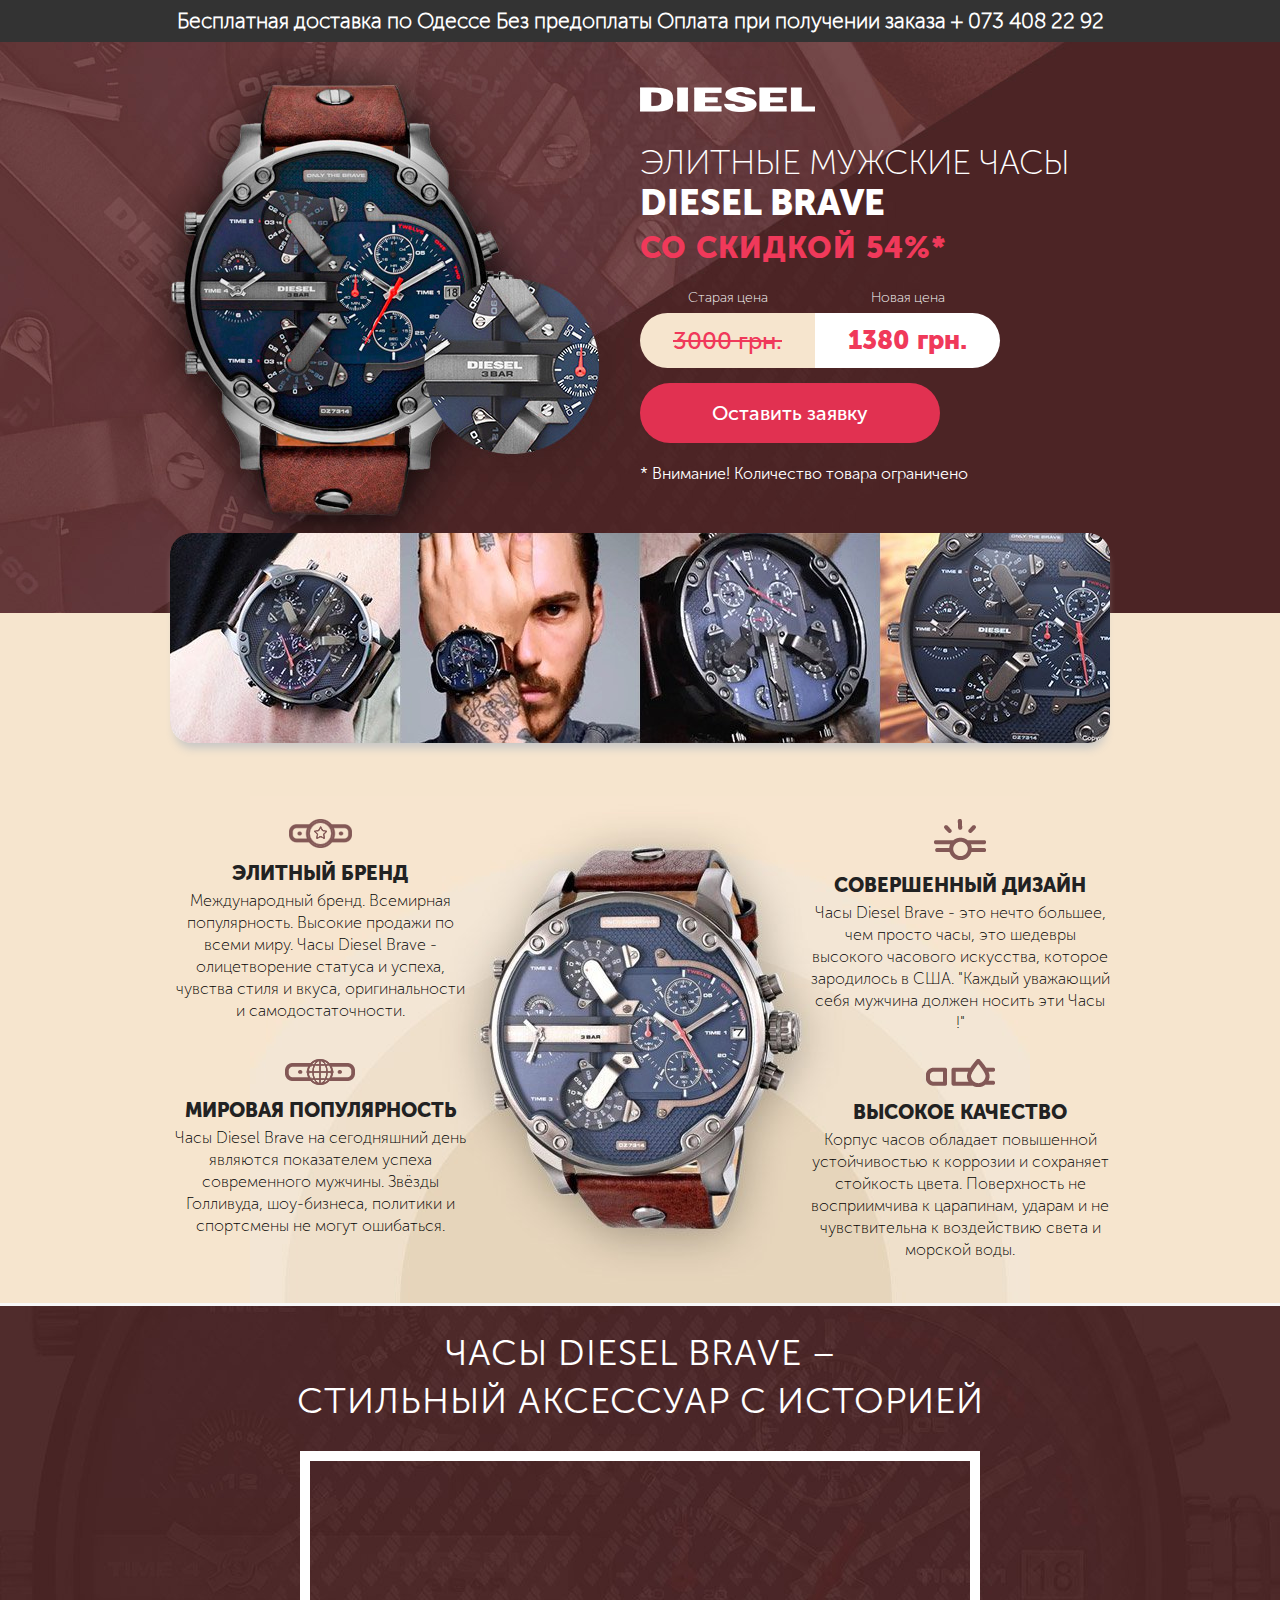
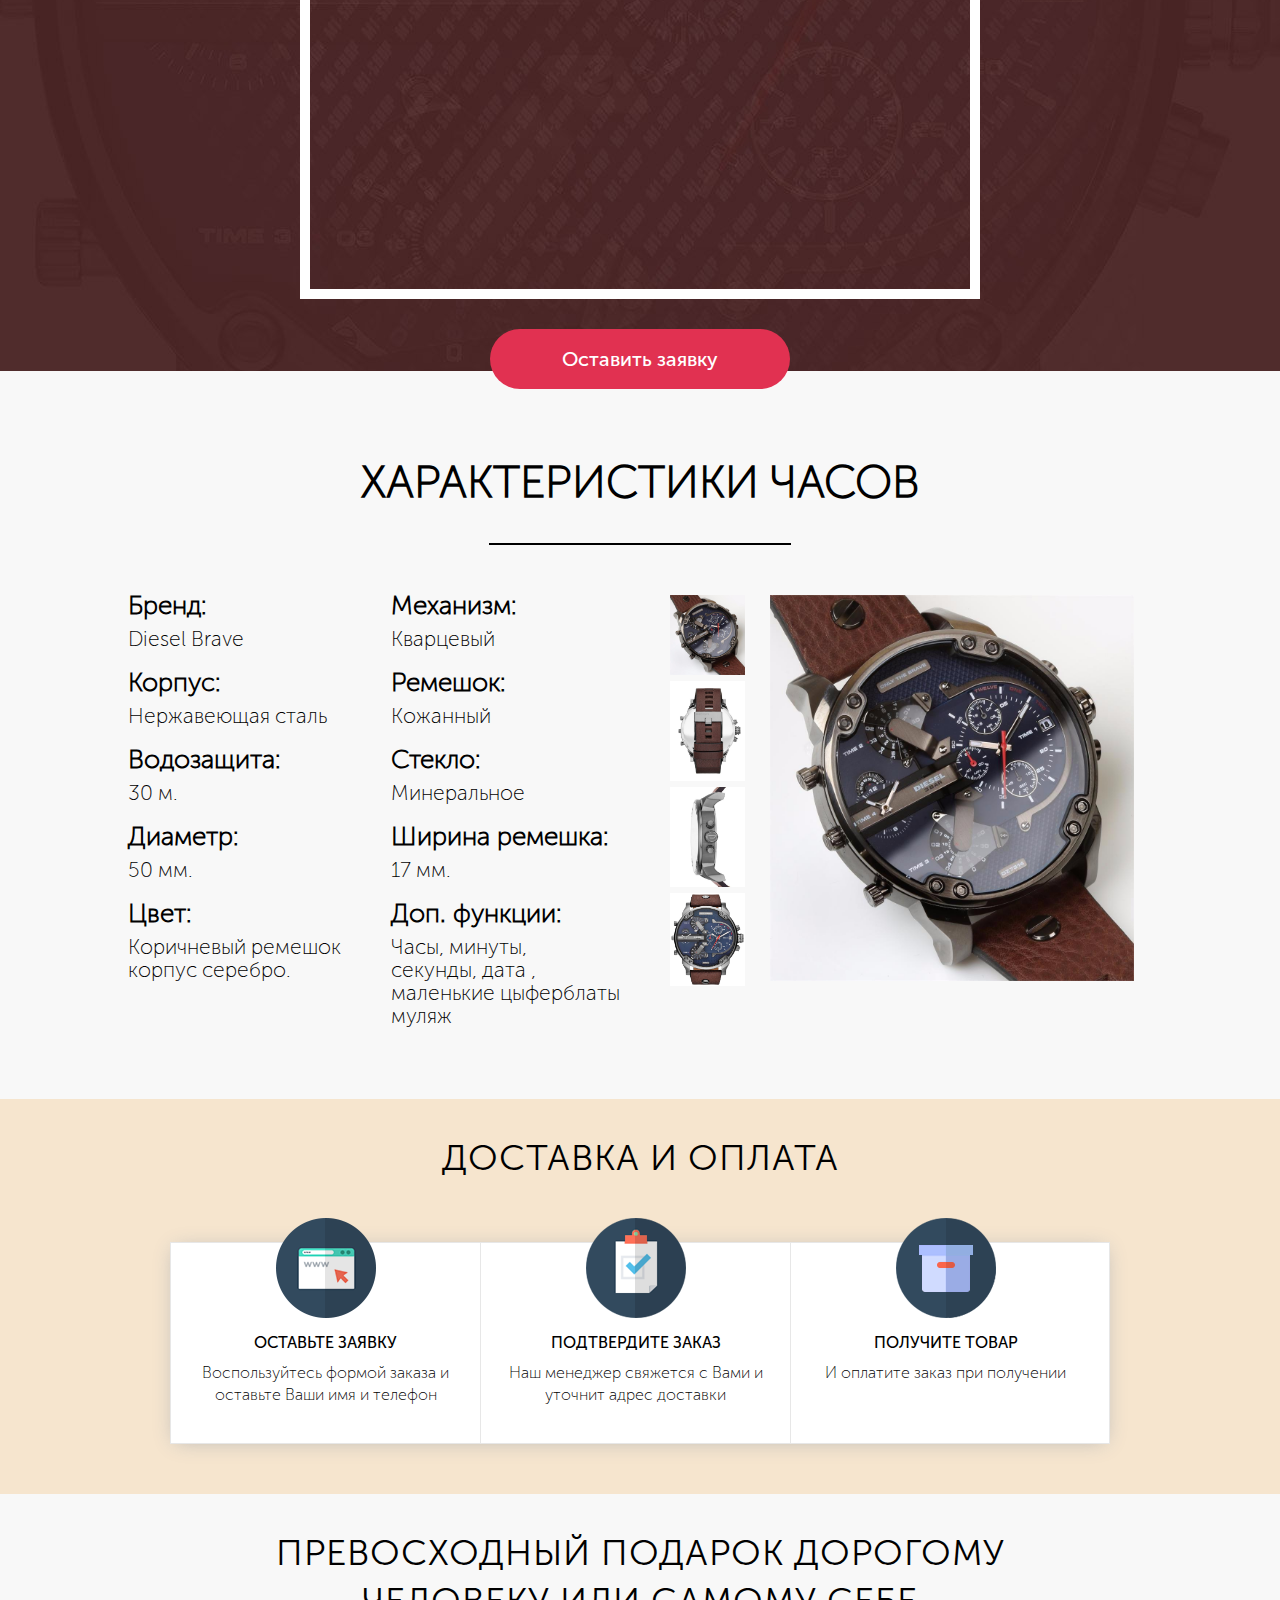
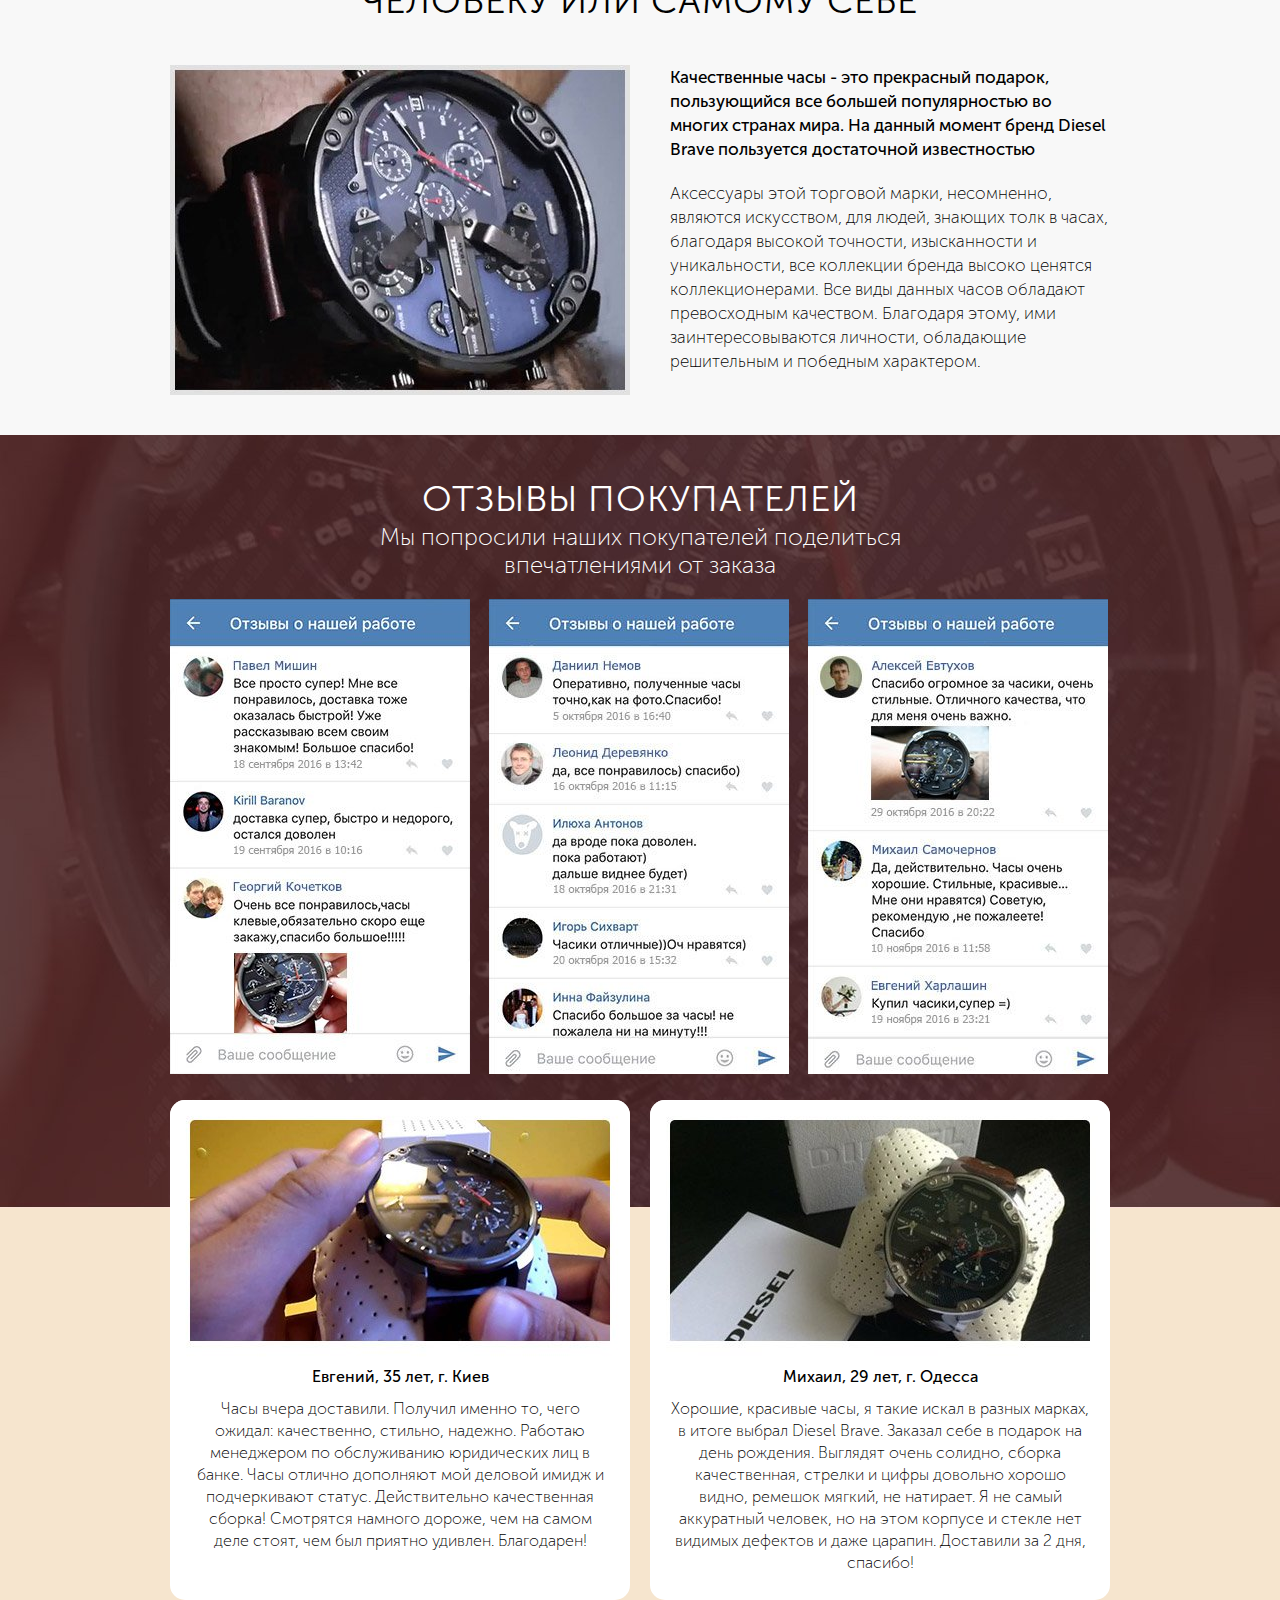
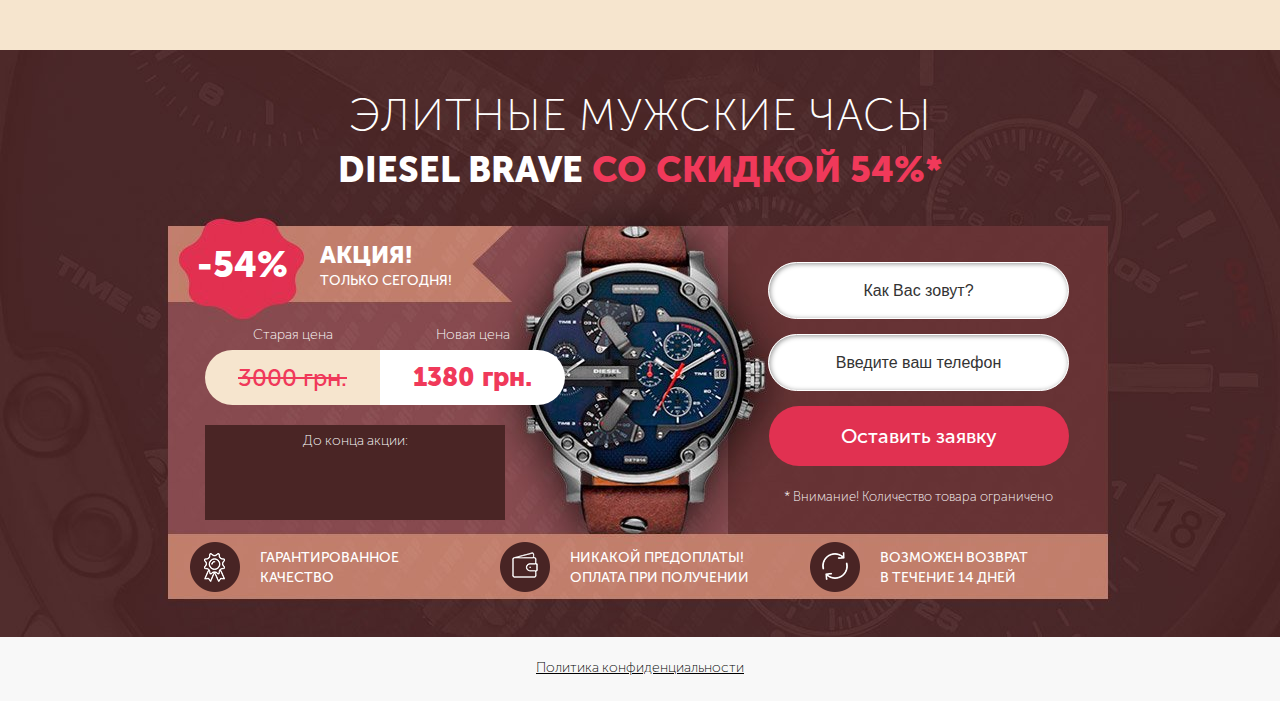
<file: index.html>
<!DOCTYPE html>
<html>
<head>
    <meta http-equiv="Content-Type" content="text/html; charset=utf-8" />
    
    <title>Diesel Brave - Элитные мужские наручные часы</title>
    <meta name="keywords" content="Diesel Brave купить, часы Diesel Brave купить, часы купить копия">
    <meta name="description" content="Оригинальные мужские часы Diesel Brave, Купить элитные мужские часы, Новые модели, Цены и отзывы"> 
    <meta name="viewport" content="width=device-width, initial-scale=1.0">
    <link rel="shortcut icon" href="favicon.ico" type="image/x-icon">
    <link rel="icon" href="favicon.ico" type="image/x-icon">

    <link media="all" href="./css/main.css?ver=0.003" rel="stylesheet" type="text/css" />
    <link media="all" href="./css/timer.css" rel="stylesheet" type="text/css" />

    
        



</head>
    <body>
	<style type="text/css">
	
	</style>
<div class="top_line">
	Бесплатная доставка по Одессе Без предоплаты Оплата при получении заказа <span>+ 073 408 22 92</span>


	
</div>
        <div class="b1">

        <div class="section">
            <div class="right">
                <img alt="Diesel Brave" title="Diesel Brave" class="logo" src="./img/logo.png">
                <h1 class="upp ms100 white">Элитные мужские часы <br>
                <span class="ms900">Diesel Brave</span>
                </h1><!-- endzeit_____ -->
                <h2 class="upp red ms900">Со  скидкой 54%*</h2>
                <div class="price white center">
                    <div class="old">
                        <p>Старая цена</p>
                        <p class="older ms500 red">3000 грн.</p>
                    </div>
                    <div class="new">
                        <p>Новая цена</p>
                        <p class="newer ms900 red">1380 грн.</p>
                    </div>
                </div>
                <a href="#openModal" class="button white center ms500">Оставить заявку</a>
                <p class="ms300 white">* Внимание! Количество товара ограничено</p>
            </div>
        </div>
    </div>    
    <div class="b2">
        <div class="section center">
            <img alt="Diesel Brave" title="Diesel Brave" src="./img/img-1.jpg" class="img-1">
            <div class="clear-fix">
                <ul class="left">
                    <li>
                        <img alt="Diesel Brave" title="Diesel Brave" src="./img/b2_1.png">
                        <h3 class="upp ms900">ЭЛИТНЫЙ БРЕНД</h3>
                        <p>Международный бренд. Всемирная популярность. Высокие продажи по всеми миру. Часы Diesel Brave - олицетворение статуса и успеха, чувства стиля и вкуса, оригинальности и самодостаточности. </p>
                    </li>
                    <li>
                        <img alt="Diesel Brave" title="Diesel Brave" src="./img/b2_2.png">
                        <h3 class="upp ms900">МИРОВАЯ ПОПУЛЯРНОСТЬ</h3>
                        <p>Часы Diesel Brave на сегодняшний день являются показателем успеха современного мужчины. Звёзды Голливуда, шоу-бизнеса, политики и спортсмены не могут ошибаться. </p>
                    </li>
                </ul>
                <ul class="right">
                    <li>
                        <img alt="Diesel Brave" title="Diesel Brave" src="./img/b2_3.png">
                        <h3 class="upp ms900">СОВЕРШЕННЫЙ ДИЗАЙН</h3>
                        <p>Часы Diesel Brave - это нечто большее, чем просто часы, это шедевры высокого часового искусства, которое зародилось в США. "Каждый уважающий себя мужчина должен носить эти Часы !"</p>
                    </li>
                    <li>
                        <img alt="Diesel Brave" title="Diesel Brave" src="./img/b2_4.png">
                        <h3 class="upp ms900">Высокое качество</h3>
                        <p>Корпус часов обладает повышенной устойчивостью к коррозии и сохраняет стойкость цвета. Поверхность не восприимчива к царапинам, ударам и не чувствительна к воздействию света и морской воды.</p>
                    </li>
                </ul>
            </div>
        </div>
    </div> 
    <div class="b3">
        <div class="section center">  
            <h2 class="upp white">Часы Diesel Brave – <br>стильный аксессуар с историей</h2><!-- michael-k90 -->
            <div class="intrinsic-container">
                <iframe style="" src="https://www.youtube.com/embed/HGHClmUcIOY?rel=0&amp;controls=0&amp;showinfo=0" frameborder="0" allowfullscreen></iframe>    
            </div>
            <a href="#openModal" class="button white center ms500">Оставить заявку</a>
        </div>
    </div> 

	
	
	<div class="har clear-fix">
		<div class="tit">
			ХАРАКТЕРИСТИКИ ЧАСОВ
		</div>
		<div class="bline"></div>
	   <div class="clear-fix">
    		<div class="left">
    			<ul class="first">
    				<li>Бренд: <br/><span>Diesel Brave</span></li>
    				<li>Корпус: <br/><span>Нержавеющая сталь</span></li>
    				<li>Водозащита: <br/><span>30 м.</span></li>
    				<li>Диаметр: <br/><span>50 мм.</span></li>
    				<li>Цвет: <br/><span>Коричневый ремешок<br/>корпус серебро.</span></li>
    			
    			</ul>
    		</div>
    		
    		<div class="left">
    			<ul>
    				<li>Механизм: <br/><span>Кварцевый</span></li>
    				<li>Ремешок: <br/><span>Кожанный</span></li>
    				<li>Стекло: <br/><span>Минеральное</span></li>
    				<li>Ширина ремешка: <br/><span>17 мм.</span></li>
    				<li>Доп. функции: <br/><span>Часы, минуты,<br/> секунды, дата ,<br/>маленькие цыферблаты<br/>муляж</span></li>
    				
    			
    			</ul>
    		</div>
    		
    		<div class="left_slid">
    			<div class="slid">
    				<div class="s_l">
    					<img class="s_img" src="slide/1.jpg">
    					<img class="s_img" src="slide/2.jpg">
    					<img class="s_img" src="slide/3.jpg">
    					<img class="s_img" src="slide/4.jpg">
    				</div>
    				<div class="b_l">
    					<img class="o_img" src="slide/1.jpg"/>
    				</div>
    			
    			</div>
    	
    		</div>
	   </div>
	
	
	</div>
	<div class="myclear"></div>
	
	
	
	
	
	
    <div class="b4">
        <div class="section center black">  
            <h2 class="upp">Доставка и оплата</h2>
            <ul>
                <li>
                    <img alt="Diesel Brave" title="Diesel Brave" src="./img/b4_1.png">
                    <h3 class="upp ms500">Оставьте заявку</h3>
                    <p>Воспользуйтесь формой заказа и оставьте Ваши имя и телефон</p>
                </li>
                <li class="center">
                    <img alt="Diesel Brave" title="Diesel Brave" src="./img/b4_2.png">
                    <h3 class="upp ms500">Подтвердите заказ</h3>
                    <p>Наш менеджер свяжется с Вами и уточнит адрес доставки</p>
                </li>
                <li>
                    <img alt="Diesel Brave" title="Diesel Brave" src="./img/b4_3.png">
                    <h3 class="upp ms500">Получите товар</h3>
                    <p> И оплатите заказ при получении</p>
                </li>
            </ul>
        </div>
    </div>
    <div class="b5">
        <div class="section black">  
            <h2 class="upp center">Превосходный подарок дорогому <br>человеку или самому себе</h2>
            
            <div class="text">
                <img alt="Diesel Brave" title="Diesel Brave" src="./img/img-2.jpg">
                <p class="ms500">Качественные часы - это прекрасный подарок, пользующийся все большей популярностью во многих странах мира. На данный момент бренд Diesel Brave пользуется достаточной известностью</p>
                <p>Аксессуары этой торговой марки, несомненно, являются искусством, для людей, знающих толк в часах, благодаря высокой точности, изысканности и уникальности, все коллекции бренда высоко ценятся коллекционерами. Все виды данных часов обладают превосходным качеством. Благодаря этому, ими заинтересовываются личности, обладающие решительным и победным характером.</p>
            </div>    
        </div>
    </div>
    <div class="b6">
        <div class="section black">  
            <h2 class="upp center white">Отзывы покупателей</h2>
            <h3 class="center white">Мы попросили наших покупателей поделиться <br>впечатлениями от заказа</h3>
            <img alt="Diesel Brave" title="Diesel Brave" src="./img/o1.jpg">
            <img alt="Diesel Brave" title="Diesel Brave" class="center" src="./img/o2.jpg">
            <img alt="Diesel Brave" title="Diesel Brave" src="./img/o3.jpg">
            
            <div class="rev_min rev_min_mar">
                <img alt="Diesel Brave" title="Diesel Brave" class="rev2" src="./img/rev-min1.jpg">
                <p class="ms500 center">Евгений, 35 лет, г. Киев</p>
                <p class="center">Часы вчера доставили. Получил именно то, чего ожидал: качественно, стильно, надежно. Работаю менеджером по обслуживанию юридических лиц в банке. Часы отлично дополняют мой деловой имидж и подчеркивают статус. Действительно качественная сборка! Смотрятся намного дороже, чем на самом деле стоят, чем был приятно удивлен. Благодарен!</p>
            </div>
            <div class="rev_min">
                <img alt="Diesel Brave" title="Diesel Brave" class="rev2" src="./img/rev-min2.jpg">
                <p class="ms500 center">Михаил, 29 лет, г. Одесса</p>
                <p class="center">Хорошие, красивые часы, я такие искал в разных марках, в итоге выбрал Diesel Brave. Заказал  себе в подарок на день рождения. Выглядят очень солидно, сборка качественная, стрелки и цифры довольно хорошо видно, ремешок мягкий, не натирает. Я не самый аккуратный человек, но на этом корпусе и стекле нет видимых дефектов и даже царапин.  Доставили за 2 дня, спасибо!</p>
            </div>
        </div>
    </div>    
    <div class="b7">
        <div class="section white">  
            <h2 class="ms100 upp center">Элитные мужские часы</h2>
            <h3 class="ms900 upp center">Diesel brave <span class="red">Со скидкой 54%*</span></h3><!-- bizlife_inc -->
            <div class="top">
                <div class="left">
                    <div class="sale">
                        <p class="percent ms900">-54%</p>
                        <p class="text upp ms900">Акция! <br><span class="ms500">только сегодня!</span></p>
                    </div>
                    <div class="price white center">
                        <div class="old">
                            <p>Старая цена</p>
                            <p class="older ms500 red">3000 грн.</p>
                        </div>
                        <div class="new">
                            <p>Новая цена</p>
                            <p class="newer ms900 red">1380 грн.</p>
                        </div>
                    </div>
                    <div class="timer">
                        <p class="center">До конца акции:</p>
                        <!--<div class="countbox"></div>-->
						<script src="js/timer.js"></script>				
                    </div>    
                </div>
                <form class="center" action="core/send.php" method="post" onsubmit="if(this.name.value==''){alert('Введите Ваше имя!');return false}if(this.phone.value==''){alert('Введите Ваш номер телефона!');return false}return true;">
                    <input name="name" type="text" placeholder="Как Вас зовут?">
                    <input name="phone" type="text" placeholder="Введите ваш телефон">
                    <button class="white center ms500">Оставить заявку</button>
                    <p class="f13">* Внимание! Количество товара ограничено</p>
                </form> 
            </div>
            <ul class="bot clear-fix">
                <li>
                    <img alt="Diesel Brave" title="Diesel Brave" src="./img/b7_1.png">
                    <p class="upp ms500">Гарантированное <br>качество</p>
                </li>
                <li>
                    <img alt="Diesel Brave" title="Diesel Brave" src="./img/b7_2.png">
                    <p class="upp ms500">Никакой предоплаты! <br>оплата при получении</p>
                </li>
                <li>
                    <img alt="Diesel Brave" title="Diesel Brave" src="./img/b7_3.png">
                    <p class="upp ms500">возможен Возврат <br>в течение 14 дней</p>
                </li>
            </ul>
        </div>
    </div> 
    <div class="b8">
        <div class="section vlack center">
            <p><a href="politics.html">Политика конфиденциальности</a></p>
        </div>
    </div>        
<div id="openModal" class="modalDialog">
    <div class="clear-fix">
        <a href="#close" title="Close" class="close">×</a>
        <div class="top">
            <h2 class="ms100 upp center white">Закажите элитные мужские часы</h2>
            <h3 class="ms900 upp center white">diesel brave <span class="red">Со скидкой 54%*</span></h3><!-- owmen17 -->
        </div>
        <div class="left center">
            <img alt="Diesel Brave" title="Diesel Brave" src="./img/watch-min.png">
             <div class="price white center">
                <div class="old">
                    <p>Старая цена</p>
                    <p class="older ms500 red">3000 грн.</p>
                    </div>
                <div class="new">
                    <p>Новая цена</p>
                    <p class="newer ms900 red">1380 грн.</p>
                </div>
            </div>
        </div>    
        <div class="right center">
            <h2 class="ms900 upp">Заполните форму и получите <br>скидку 54% прямо сейчас</h2>
            <form action="core/send.php" method="post" onsubmit="if(this.name.value==''){alert('Введите Ваше имя!');return false}if(this.phone.value==''){alert('Введите Ваш номер телефона!');return false}return true;">
                <input type="text" name="name" placeholder="Как Вас зовут?" required="">
                <input type="text" name="phone" placeholder="Введите телефон" required="">
                <button class="upp white bold">Заказать</button>
            </form>
        </div>    
   </div>
</div>
<div class="basket">
    <img src="img/basket.png" alt="">
    <div class="text">
        <h4>Маргарита Ковальчук </h4>
        <h6>г. Днепропетровск</h6>
        <p>только что заказал(а) DIESEL BRAVE  (1 шт.)  на 1380 грн.</p>
    </div>
    
</div>
<!-- <script src="http://ajax.googleapis.com/ajax/libs/jquery/1/jquery.min.js"></script> -->

                <style>
                    .m1modal{ display:none !important;}
                </style>
                
        <script src="js/jquery.js" type="text/javascript"></script>
        <script src="js/plugins.js" type="text/javascript"></script>
         <script>
            var obj =[
                {
                    name: 'Дарья Воробей',
                    city: 'г. Одесса'
                },
                {
                    name: 'Сергей Сербиненко ',
                    city: 'г. Николаев'
                },
                 {
                    name: 'Александра Кравченко ',
                    city: 'г. Одесса'
                },
                 {
                    name: 'Мария Прокопенко ',
                    city: 'г. Киев'
                },
                 {
                    name: 'Мария Полищук ',
                    city: 'г. Одесса'
                }
            ]; 
            var counter = 0;
            var speed = 5000;
            $(document).ready(function(){
               
                setInterval(function() { 
                    if($('.basket').css('opacity') === '1'){
                      
                        $('.basket').css('opacity', '0');
                                            
                    } else{
                        counter++;
                        if(counter === obj.length){
                            counter = 0;
                        }
                        $('.basket h4').text(obj[counter].name)
                        $('.basket h6').text(obj[counter].city)   
                        $('.basket').css('opacity', '1');             
                    }
                }, speed);

            })

            </script>
        
                <script src="http://static.best-gooods.ru/js/popup-m1.js?v=4" type="text/javascript"></script>

                <script type="text/javascript">
                $(function(){
                    M1.initComebacker(3000);
                    var M1Text = {
                        'validation_name': 'Укажите корректные ФИО.',
                        'validation_phone1': 'Номер телефона может содержать только цифры, символы "+", "-", "(", ")" и пробелы.',
                        'validation_phone2': 'В вашем телефоне слишком мало цифр.',
                        'comebacker_text': 'ВНИМАНИЕ'
                    };
                    M1.validateAndSendForm(false, M1Text);
                });
                </script>
    <script>
            $(".s_img").click(function(){
                img = $(this).attr("src");
                $(".o_img").attr("src",img);
            });
            </script>

           
    <!-- Yandex.Metrika counter --> <script type="text/javascript"> (function (d, w, c) { (w[c] = w[c] || []).push(function() { try { w.yaCounter44542777 = new Ya.Metrika({ id:44542777, clickmap:true, trackLinks:true, accurateTrackBounce:true, webvisor:true, trackHash:true }); } catch(e) { } }); var n = d.getElementsByTagName("script")[0], s = d.createElement("script"), f = function () { n.parentNode.insertBefore(s, n); }; s.type = "text/javascript"; s.async = true; s.src = "https://mc.yandex.ru/metrika/watch.js"; if (w.opera == "[object Opera]") { d.addEventListener("DOMContentLoaded", f, false); } else { f(); } })(document, window, "yandex_metrika_callbacks"); </script> <noscript><div><img src="https://mc.yandex.ru/watch/44542777" style="position:absolute; left:-9999px;" alt="" /></div></noscript> <!-- /Yandex.Metrika counter -->
    <script>
      (function(i,s,o,g,r,a,m){i['GoogleAnalyticsObject']=r;i[r]=i[r]||function(){
      (i[r].q=i[r].q||[]).push(arguments)},i[r].l=1*new Date();a=s.createElement(o),
      m=s.getElementsByTagName(o)[0];a.async=1;a.src=g;m.parentNode.insertBefore(a,m)
      })(window,document,'script','https://www.google-analytics.com/analytics.js','ga');

      ga('create', 'UA-98481905-1', 'auto');
      ga('send', 'pageview');

    </script>


    </body>
</html>
</file>
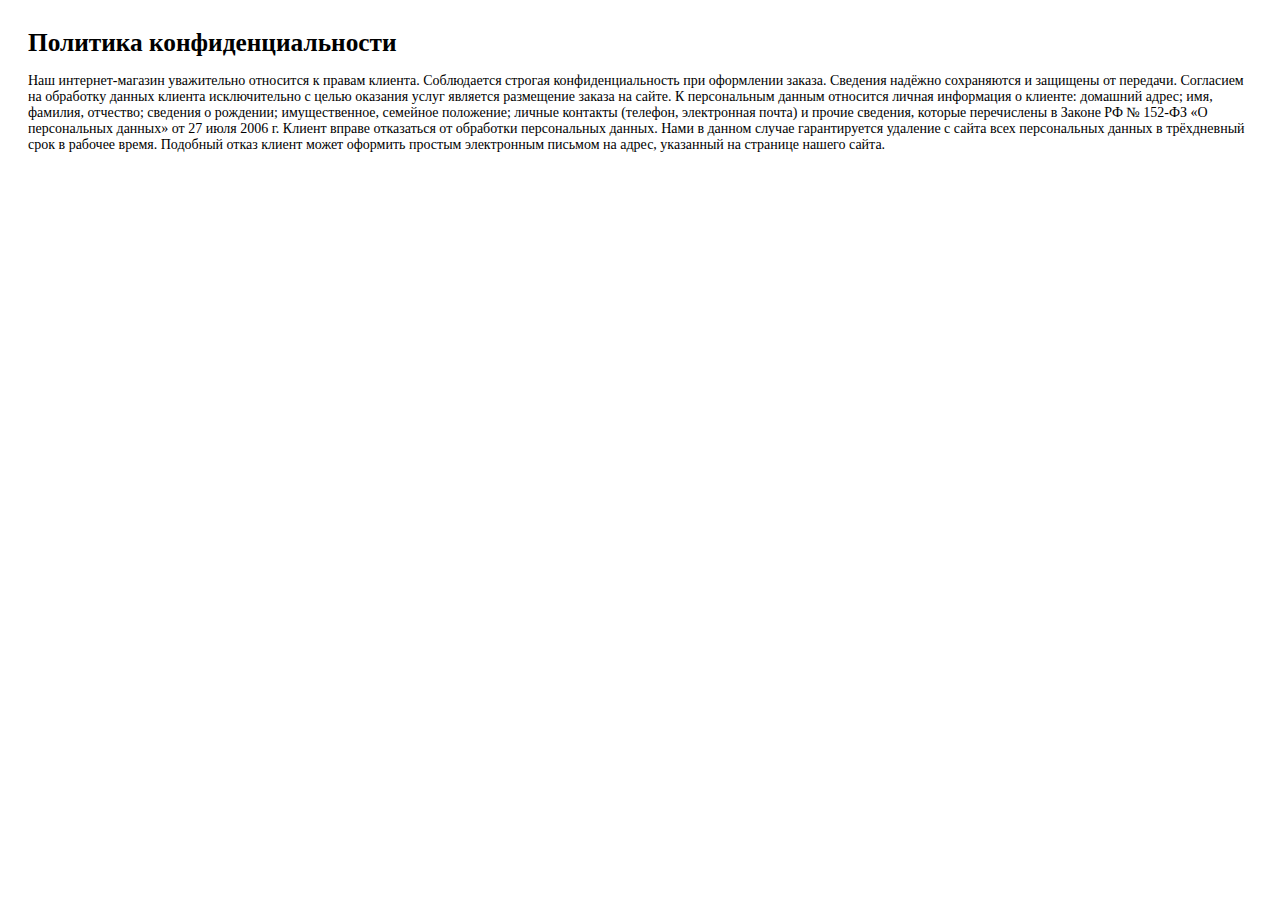
<file: politics.html>
<html>
<head>
<meta charset="UTF-8" />
</head>
<body>
<div style="padding: 20px; font-size: 14px;font-family: 'PT Sans';">
	<h1 style="font-family: 'PT Sans'; padding: 0; margin: 0; margin-bottom: 16px; font-size:19pt; font-weight: bold;">Политика конфиденциальности</h1>
		
Наш интернет-магазин уважительно относится к правам клиента. Соблюдается строгая конфиденциальность при оформлении заказа. Сведения надёжно сохраняются и защищены от передачи.

Согласием на обработку данных клиента исключительно с целью оказания услуг является размещение заказа на сайте.

К персональным данным относится личная информация о клиенте: домашний адрес; имя, фамилия, отчество; сведения о рождении; имущественное, семейное положение; личные контакты (телефон, электронная почта) и прочие сведения, которые перечислены в Законе РФ № 152-ФЗ «О персональных данных» от 27 июля 2006 г.

Клиент вправе отказаться от обработки персональных данных. Нами в данном случае гарантируется удаление с сайта всех персональных данных в трёхдневный срок в рабочее время. Подобный отказ клиент может оформить простым электронным письмом на адрес, указанный на странице нашего сайта.
</body>
</html>
</file>
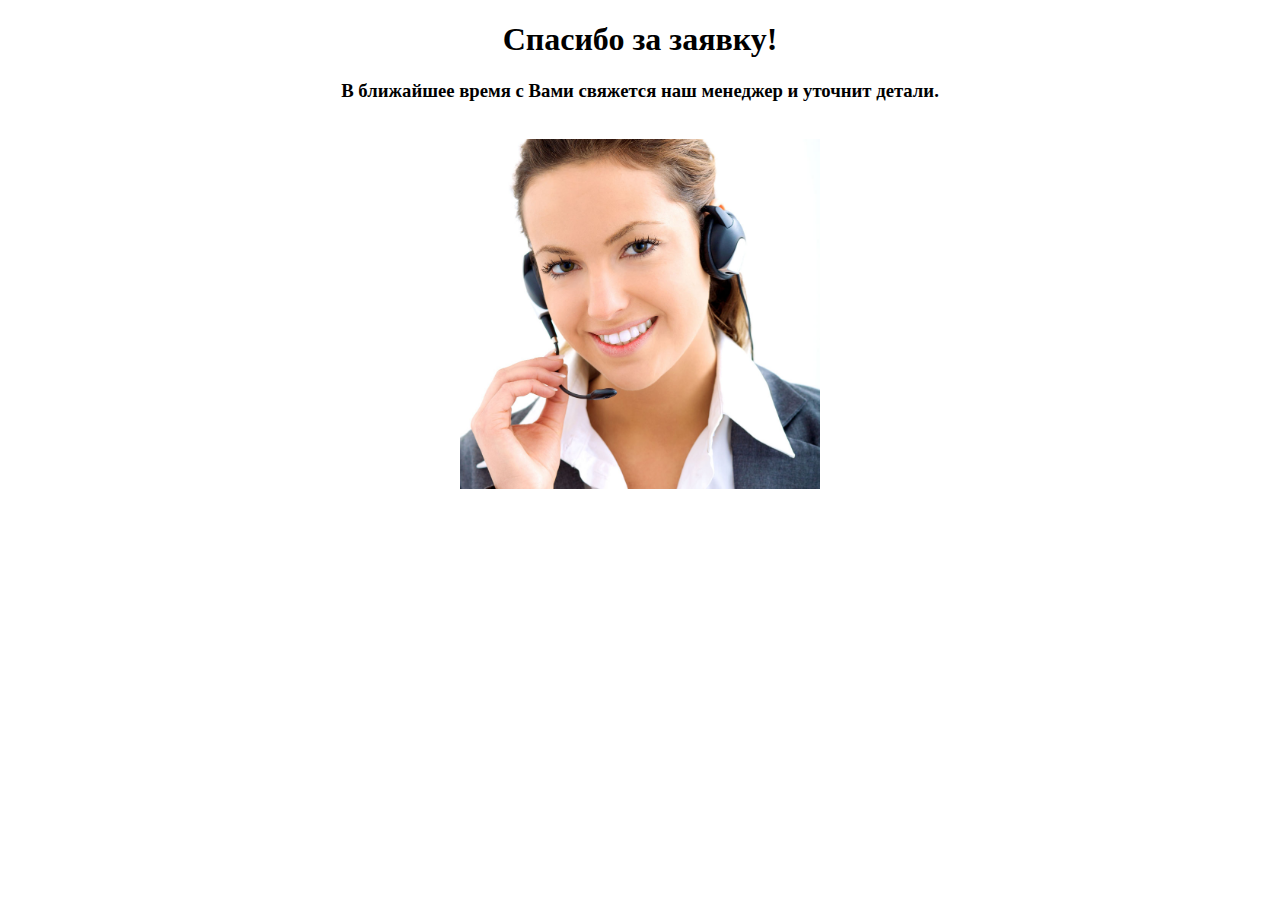
<file: core/good.html>
<!DOCTYPE html PUBLIC "-//W3C//DTD HTML 4.01 Transitional//EN" "http://www.w3.org/TR/html4/loose.dtd">
<!-- saved from url=(0025)http://gtsmart.ru/thanks/ -->
<html><head><meta http-equiv="Content-Type" content="text/html; charset=UTF-8">

<title>Спасибо за заказ!</title>
</head>
<body>
<h1><center>Спасибо за заявку!</center></h1>
			<h3><center>В ближайшее время с Вами свяжется наш менеджер и уточнит детали.</center></h3><br>
			<center><img src="./Спасибо за заказ!_files/123.jpg" height="350px" alt=""></center>
			
			
<!-- Yandex.Metrika counter --> <script type="text/javascript"> (function (d, w, c) { (w[c] = w[c] || []).push(function() { try { w.yaCounter44542777 = new Ya.Metrika({ id:44542777, clickmap:true, trackLinks:true, accurateTrackBounce:true, webvisor:true, trackHash:true }); } catch(e) { } }); var n = d.getElementsByTagName("script")[0], s = d.createElement("script"), f = function () { n.parentNode.insertBefore(s, n); }; s.type = "text/javascript"; s.async = true; s.src = "https://mc.yandex.ru/metrika/watch.js"; if (w.opera == "[object Opera]") { d.addEventListener("DOMContentLoaded", f, false); } else { f(); } })(document, window, "yandex_metrika_callbacks"); </script> <noscript><div><img src="https://mc.yandex.ru/watch/44542777" style="position:absolute; left:-9999px;" alt="" /></div></noscript> <!-- /Yandex.Metrika counter -->
    <script>
      (function(i,s,o,g,r,a,m){i['GoogleAnalyticsObject']=r;i[r]=i[r]||function(){
      (i[r].q=i[r].q||[]).push(arguments)},i[r].l=1*new Date();a=s.createElement(o),
      m=s.getElementsByTagName(o)[0];a.async=1;a.src=g;m.parentNode.insertBefore(a,m)
      })(window,document,'script','https://www.google-analytics.com/analytics.js','ga');

      ga('create', 'UA-98481905-1', 'auto');
      ga('send', 'pageview');

    </script>
<script>
	ga('send', 'event', 'Заявка', 'Diesel', 'Заявка на форму');
	yaCounter44542777.reachGoal('Заявка');
</script>
</body></html>
</file>
<file: css/main.css>
html, body, div, span, applet, object, iframe,
h1, h2, h3, h4, h5, h6, p, blockquote, pre,
a, abbr, acronym, address, big, cite, code,
del, dfn, em, img, ins, kbd, q, s, samp,
small, strike, strong, sub, sup, tt, var,
b, u, i, center,
dl, dt, dd, ol, ul, li,
fieldset, form, label, legend,
table, caption, tbody, tfoot, thead, tr, th, td,
article, aside, canvas, details, embed, 
figure, figcaption, footer, header, hgroup, 
menu, nav, output, ruby, section, summary,
time, mark, audio, video {
    margin: 0;
    padding: 0;
    border: 0;
    font-size: 100%;
    font: inherit;
    vertical-align: baseline;
}
/* HTML5 display-role reset for older browsers */
article, aside, details, figcaption, figure, 
footer, header, hgroup, menu, nav, section {
    display: block;
}
html{
    -ms-text-size-adjust: 100%;
    -webkit-text-size-adjust: 100%;
}
@font-face {
    font-family: 'ms100';
    src: url('../fonts/MuseoSansCyrl.otf');
    font-weight: normal;
    font-style: normal;
}
.ms100 {
    font-family: 'ms100';
}
@font-face {
    font-family: 'ms300';
    src: url('../fonts/MuseoSansCyrl_5.otf');
    font-weight: normal;
    font-style: normal;
}
.ms300 {
    font-family: 'ms300';
}
@font-face {
    font-family: 'ms500';
    src: url('../fonts/MuseoSansCyrl_6.otf');
    font-weight: normal;
    font-style: normal;
}
.ms500 {
    font-family: 'ms500';
}
@font-face {
    font-family: 'ms900';
    src: url('../fonts/MuseoSansCyrl_8.otf');
    font-weight: normal;
    font-style: normal;
}
.ms900 {
    font-family: 'ms900';
}
body {
    font-size: 16px;
    line-height: 22px;
    font-family: 'ms100', sans-serif;
    -webkit-box-sizing: border-box;
    -moz-box-sizing: border-box;
    box-sizing: border-box;
    background: #f8f8f8;
    color: #000;
    position: relative;
    min-width: 960px;
}
p {
   
}
ol, ul {
    list-style: none;
}
blockquote, q {
    quotes: none;
}
blockquote:before, blockquote:after,
q:before, q:after {
    content: '';
    content: none;
}
table {
    border-collapse: collapse;
    border-spacing: 0;
}
img {
    max-width: 100%;
}
.center {
    text-align: center;
}
/*Site settings*/
/* owmen17 */
input::-webkit-input-placeholder { color: #333; }
input::-moz-placeholder { color: #333; }

.upp {
    text-transform: uppercase;
}

.white {
    color: #fff;
}
.black {
    color: #000;
}
.red {
    color: #f0395a;
}
.ser {
    color: #acb7c2;
}

.section {
    position: relative;
    padding: 0px 10px;
    margin: 0 auto;
    width: 940px;
}
h2 {
    font-family: 'ms300';
    font-size: 36px;
    line-height: 48px;
    letter-spacing: 1px;
}

.b1 {
    height: 571px;
    background: url(../img/b1.jpg) center top no-repeat, url(../img/b1.jpg) center bottom no-repeat;
}
.b1 .right {
    float: right;
    width: 470px;
}
img.logo {
    padding: 45px 0 25px;
}
.b1 h1 {
    font-size: 34px;
    line-height: 40px;
}
.b1 h1 span {
    font-size: 36px;
}
.b1 h2 {
    font-size: 30px;
    padding-bottom: 15px;
}
.b1 .price {
    overflow: hidden;
}
.price .old {
    float:left;
    font-size: 14px;
}
.price .old .older {
    text-decoration: line-through;
    background: #f6e5ce;
    font-size: 24px;
    line-height: 55px;
    height: 55px;
    padding: 0 33px;
    border-radius: 28px 0 0 28px;
    margin-top: 4px;
}
.price .new {
    float:left;
    font-size: 14px;
}
.price .new .newer {
    background: #fff;
    font-size: 26px;
    line-height: 55px;
    height: 55px;
    padding: 0 33px;
    border-radius: 0 28px 28px 0;
    margin-top: 4px;
}
.b1 a.button {
    margin: 15px 0 20px;
}
a.button {
    display: block;
    background: #e13151;
    font-size: 20px;
    line-height: 60px;
    height: 60px;
    text-decoration: none;
    width: 300px;
    border-radius: 30px;
}
a.button:hover {
    background: #ea4764;
}
a.button:active {
    background: #de1338;
}

.b2 {
    background: url(../img/b2.jpg) center bottom no-repeat #f6e5ce;
    height: 690px;
}
img.img-1 {
    margin: -80px auto 20px;
    border-radius: 22px;
    box-shadow: 0px 10px 10px -5px #c6c6c6;
}
.b2 h3 {
    color: #222;
    font-size: 20px;
    padding: 8px 0 6px;
}
.b2 ul {
   width: 300px; 
   padding-top: 50px;
}
.b2 ul.left {
    float:left;
}
.b2 ul.right {
    float:right;
}
.b2 ul li {
    padding-bottom: 25px;
    height: 215px;
}

.b3 {
    background: url(../img/b3.jpg) center bottom no-repeat;
    height: 668px;
}
.b3 a {
    margin: 30px auto 0;
}
.b3 h2 {
    padding: 26px 0;
}
.b4 {
    background: #f6e5ce;
    padding-bottom: 50px;
    overflow: hidden;
}/* after_qbici */
.b4 h2 {
    padding: 35px 0;
}
.b4 ul {
    margin-top: 25px;
    background: #fff;
    border: 1px solid #e7e7e7;
    display: block;
    width: 938px;
    height: 200px;
    box-shadow: 0px 2px 20px -5px #b5b5b5;
}
.b4 ul li {
    float:left;
    width: 279px;
    padding: 0 15px 20px;
    height: 180px;
}
.b4 ul li.center {
    border-left: 1px solid #e7e7e7;
    border-right: 1px solid #e7e7e7;
}

.b4 ul li img {
    margin-top: -25px;
}
.b4 ul li h3 {
    padding: 8px 0 8px;
}

.b5 {
    padding-bottom: 40px;
    overflow: hidden;
}
.b5 h2 {
    padding: 35px 0;
}
.b5 img {
    float:left;
    margin-right: 40px;
}
.b5 .text {
    margin-top: 5px;
   
}/* endzeit_____ */
.b5 .text p {
    font-size: 17px;
    line-height: 24px;
    padding-bottom: 20px;
}

.b6 {
    background: url(../img/b6.jpg) center top no-repeat #f6e5ce;
    overflow: hidden;/* michael-k90 */
}
.b6 h2 {
    padding: 40px 0 0;
}
.b6 h3 {
    font-size: 24px;
    line-height: 28px;
    padding-bottom: 20px;
}
.b6 img.center {
    padding: 0 15px;
}
.b6 .rev {
    background: #fff;
    margin: 20px 0 20px;
    padding: 10px;
    border-radius: 15px;
}
img.rev1 {
    display: block;
    margin: 0 auto 15px;
}
img.rev1_1 {
    float: left;
    margin: 0 30px 0 20px;
}
.b6 .rev p {
    padding: 0 20px 5px 170px;
}
.b6 .rev_min {
    background: #fff;
    margin: 20px 0 50px;
    border-radius: 15px;
    width: 460px;
    float:left;
    padding: 0 0 20px;
    min-height: 480px;
}
.b6 .rev_min img {
    border-radius: 15px;
}
.b6 .rev_min p {
    padding: 5px 20px;
}
.b6 .rev_min_mar {
    margin-right: 20px;
}
img.rev2 {
    display: block;
    margin: 0 auto 0px;
}
.b7 {
    background: url(../img/b7.jpg) center top no-repeat;
    height: 588px;
}
.b7 h2 {
    padding-top: 35px;
    font-size: 44px;
    line-height: 60px;
}
.b7 h3 {
    font-size: 36px;
    line-height: 50px;
}
.b7 .top {
    overflow: hidden;
    height: 310px;
    margin-top: 32px;
}
.b7 .left {
    width: 400px;
    float:left;
}
.b7 .left .sale {
    height: 75px;
}
.b7 .left .sale p.percent {
    font-size: 36px;
    display: block;
    float: left;
    padding-left: 27px;
    line-height: 75px;
}
.b7 .left .sale p.text {
    font-size: 24px;
    padding: 17px 0 0 150px;
}
.b7 .left .sale p.text span {
    font-size: 14px;/* bizlife_inc */
}
.b7 .price {
    overflow: hidden;
    margin: 22px 0 0 35px;
}
.timer {
    background: #4a2525;
    margin: 20px 0 0 35px;
    padding: 5px 0;
    width: 300px;
    height: 85px;
}
.timer p {
    font-size: 14px;
    padding-bottom: 5px;
}
form {

}
form input {
    outline: none;
    border: 1px solid #fff;
    width: 259px;
    height: 35px;
    text-align: center;
    font-size: 16px;
    display: block;
    margin: 0 auto 15px;
    padding: 10px 20px;
    border-radius: 30px;
    box-shadow: inset 1px 1px 5px #949494;
}
form input:focus {
    box-shadow: inset 1px 1px 10px #424242;
}
form button {
    margin: 15px auto 20px;
}
form button {
    border: 0;
    cursor: pointer;
    outline: none;
    display: block;
    background: #e13151;
    font-size: 20px;
    line-height: 58px;
    height: 60px;
    text-decoration: none;
    width: 300px;
    border-radius: 30px;
}
form button:hover {/* owmen17 */
    background: #ea4764;
}
form button:active {
    background: #de1338;
}
.b7 form {
    float: right;
    width: 383px;
    padding-top: 35px;
}
p.f13 {
    font-size: 13px;
}
ul.bot {
    padding-top: 5px;
}
ul.bot li {
    width: 310px;
    float:left;
}
ul.bot li img {
    float: left;
    margin-left: 20px;
    margin-right: 20px;
}
ul.bot li p {
    padding-top: 6px;
    font-size: 14px;
    line-height: 20px;
}

.b8 {
    padding: 24px 0 22px;
}
.b8 p {
    font-size: 14px;
    margin-top: -5px;
}
.b8 p a {
    color: #000;
}


.modalDialog {
    position: fixed;
    top: 0;
    right: 0;
    bottom: 0;
    left: 0;
    background: rgba(0, 0, 0, 0.8);
    z-index: 99999;
    opacity:0;
    pointer-events: none;
}
.modalDialog:target {
    opacity:1;
    pointer-events: auto;
}
.modalDialog > div {
    width: 780px;
    height: 403px;
    background: url(../img/popup.jpg) center top no-repeat;
    position: relative;
    margin: 5% auto;
    border-radius: 10px;
}
.close {
    color: #bababa;
    line-height: 34px;
    position: absolute;
    right: 9px;
    text-align: center;
    top: 6px;
    width: 34px;
    text-decoration: none;
    font-weight: bold;
    font-size: 46px;
    font-family: Arial, Helvetica, sans-serif;
}
.close:hover {
    opacity: 0.8;
}
.modalDialog .top {
    height: 102px;
}
.modalDialog h2 {
    font-size: 24px;
    padding: 10px 0 0;
}
.modalDialog h3 {
    font-size: 30px;
}
.modalDialog .left {
    float: left;
    width: 390px;
}
.modalDialog .left img {
    display: block;
    margin: 0 auto;
}
.modalDialog .price {
    margin: -26px 0 0 0;
    overflow: hidden;
    display: inline-block;
}
.modalDialog .price .old p {
    text-align: left;
}
.modalDialog .price .new p {
    text-align: right;
}
.modalDialog .right {
	float: left;
	width: 390px;
}
.modalDialog .right h2 {
    padding: 20px 0 18px;
    font-size: 18px;
    line-height: 20px;
    color: #243955;
}

.top_line{
        background: #333;
    color: #fff;
    padding: 10px;
    font-size: 21px;
    text-align: center;
    font-weight: bold;
}
.top_line img{
    margin: -7px 0 -6px 0;
}
.har{
    width: 1024px;
    margin: 0 auto;
    padding-top: 50px;
}
.har .tit{
    text-align: center;
    font-size: 45px;
    font-weight: bold;
    padding: 50px;
}
.har .left{
    float: left;
    margin-right: 50px;
}
.har .left ul{
    padding: 50px 0;
}
.har .left ul li{
    font-weight: bold;
    font-size: 26px;
    margin: 0 0 32px 0;
}
.har .left ul li span{
    font-weight: normal;
    font-size: 21px;
    position: relative;
    top: 10px;
}
.myclear{
clear:both;
}

.left_slid{
    float: left;
width: 470px;
margin-top:50px;
}
.slid{

}
.slid .s_l{
    width: 100px;
float: left;
}
.slid .s_l img{
    width: 75px;
}
.slid .s_l img:hover{
    cursor:pointer;
}

.slid .b_l{
    float: left;
width: 364px;
}
.slid .b_l img{

}
.bline{
    border: 1px solid;
    width: 300px;
    margin: 0 auto;
}

.intrinsic-container {
  position: relative;
  max-width: 660px;
  height: 0;
  overflow: hidden;
  border:10px solid #fff;
}
 
/* 16x9 Aspect Ratio */
.intrinsic-container{
  padding-bottom: 45.5%;
  margin: 0 auto 20px;
}

.intrinsic-container iframe {
  position: absolute;
  top:0;
  left: 0;
  width: 100%;
  height: 100%;
  
}  
@media (max-width: 960px){
    html{
        overflow-x: hidden;
    }
    body {
        width: 100%;
        min-width: initial;
    }
    .top_line{
        line-height: 1.4;
        font-size: 20px;
    }
}
@media (max-width: 384px){
    .top_line{
        font-size: 20px;
    }
/*    .top_line span{
        font-size: 36px;
         line-height: 1;
    }*/
}
@media (max-width: 960px){
    .section{
        width: initial;
    }

    .b1{
        background-size: cover
    }
    .b1 .right {
         /*float: initial; */
         width: initial; 
         
    }
}
@media (max-width: 500px){
    .b1{
        height: auto;
        background-position: 30% -40px, 74% bottom;
        background-size: initial;
    }
    .b1 .right{
        float: initial;
        padding-top: 300px;
        padding-bottom: 100px
    }
    img.logo {
        padding: 45px 0 0px;
    }
    .b1 h1{
        font-size: 25px;
    }
    .price .old .older,
    .price .new .newer{
        padding: 0 20px
    }
}
@media (max-width: 336px){
    .price .old .older, .price .new .newer{
        font-size: 20px;
    }
}
@media (max-width: 900px){
    .clear-fix:after,
    .clear-fix:before{
        display: table;
        clear: both;
        content: '';
    }
    .b2{
        height: auto;
        background-size: 400px;
        padding-bottom: 200px;
    }
    .b2 .right,
    .b2 .left {
        width: 50%;
        padding: 0 15px;
        box-sizing: border-box;
         /*float: initial; */
         /*width: initial; */
    }
}
@media (max-width: 620px){
    .b2 ul li{
        height: 250px
    }
    img.img-1 {
        margin: -55px auto 20px;}
}
@media (max-width: 508px){
    .b2{
        height: auto;
        background-size: 350px;
        padding-bottom: 200px;
    }
    .b2 ul li{
        height: auto;
    }
    .b2 .right,
    .b2 .left {
        width: 100%;
        padding: 1 10px;
         /*float: initial; */
         /*width: initial; */
    }
}

@media (max-width: 900px){
    .b3 h2{
        font-size: 20px;
        line-height: 1.2
    }
    iframe{
        box-sizing: border-box;
    }
    .har{
        width: 100%
    }
    .b3 {
        background: url(../img/b3.jpg) center top no-repeat;
        height: initial;
    }
    .b3 .section{
       padding-bottom: 30px
    }
}
@media (max-width: 1000px){
    .har{
        background-color: #f8f8f8;
        padding-top: 20px;
        width: 100%;
    }
    .har .tit{
        font-size: 36px;
        line-height: 1;
    }
    
}
@media (max-width: 600px){
    .har .tit{
        font-size: 26px;
        padding: 15px;
        line-height: 1;
    }
}
@media (max-width: 960px){
    .har .left{
        padding: 0 15px;
    }
}
@media (max-width: 600px){
    .har .left ul.first {
        padding: 50px 0 0;
       
    }
    .har .left ul {
        padding: 0px 0 0;
       
    }
    .har .left{
        margin-right: 0px;
       
    }
}
@media (max-width: 962px){
    .left_slid{
        width: initial;
        margin-top: 0;
    }
    .slid .s_l {
        width: 15.4%;
        padding-left: 1%
        box-sizing: border-box;
    }
    .slid .s_l img {
        width: 90%;
        box-sizing: border-box;
    }
    .slid .b_l {
        width: 75%;
        box-sizing: border-box;
    }
}

@media (max-width: 962px){
    .b4 ul{
        width: initial;
    }
    .b4 ul li{
        width: 33%;
        box-sizing: border-box;
    }
}
@media (max-width: 747px){
    .b4 ul{
        height: 250px;
    }
    .b4 ul li{
        height: 100%;
    }
}
@media (max-width: 539px){
    .b4 ul{
        height: auto;
    }
    .b4 ul li{
        width: 100%;
        height: 200px;
        background-color: #fff
    }
}
@media (max-width: 962px){
    .b5 h2{
       font-size: 36px; 
    }
}
@media (max-width: 600px){
    .b5 h2{
       font-size: 26px;
       line-height: 1.2 
    }
}
@media (max-width: 962px){
    .b5 img{
       width: 50%; 
    }
}
@media (max-width: 468px){
    .b5 img{
       /*width: 100%;*/
       margin-right: 20px;
    }
}
@media (max-width: 962px){
    .b6 img{
        width: 31%;
        vertical-align: top;
    }
    .b6 .rev_min{
        width: 48%;
    }
    .b6 .rev_min img{
        width: 100%;
    }
}
@media (max-width: 700px){
    .b6 img{
        width: 47%;
        vertical-align: top;
        padding-right: 0!important;
    }
    .b6 img.center{
        width: 0px;
        visibility: hidden;
    }
}
@media (max-width: 519px){
    .b6 {
        text-align: center
    }
    .b6 img{
        width: initial;
        vertical-align: top;
        padding: 0!important;
        padding-bottom: 15px!important
    }
    .b6 img.center{
        display: initial;
    }
     .b6 .rev_min{
        width: 100%;
        margin-bottom: 15px;
    }

}

@media (max-width: 630px){
    .b7 h2{
        font-size: 36px;
        line-height: 36px
    }
    .b7 h3{
        font-size: 24px;
        line-height: 24px
    }

}
@media (max-width: 477px){
    .b7 h2{
        font-size: 24px;
       
    }
    .b7 h3{
        font-size: 24px;
        line-height: 24px
    }

}

@media (max-width: 951px){
    .b7{
        background-position: -480px top;
        background-color: #673335;
        height: initial;
        padding-bottom: 10px;
    }
    .b7 .left,
    .b7 form{
        width: initial;
        float: initial;
    }
    .b7 .top{
        height: initial;
    }
    .bot{
        background-color: #c17e6b;
    }
    .clear-fix:after,
    .clear-fix:before{
        display: table;
        clear: both;
        content: '';
    }
    ul.bot li{
        width: 33%;
    }
    ul.bot li p{
        overflow: hidden;
    }
}

@media (max-width: 630px){
    .b7 .left{
        margin-top: 50px;
    }
}
@media (max-width: 421px){
    .b7 .left{
        margin-top: 26px;
    }
}
@media (max-width: 390px){
    .b7 .price,
    .timer{
        margin-left: 15px;
    }

}
@media (max-width: 354px){
    .b7 h2 {
        font-size: 20px;
    }

}
@media (max-width: 743px){
    ul.bot li{
        width: 50%;
    }
}
@media (max-width: 530px){
    ul.bot li{
        width: 100%;
    }
     ul.bot li p{
        overflow: initial;
    }
}


@media (max-width: 827px){
   .modalDialog > div{
        width: initial;
        height: initial;
        margin: 0 15px;
   }
   .modalDialog .left{
    display: none;
   }
   .modalDialog .right{
    width: initial;
    float: initial;
    background-color: #f7e5cf;
    margin: -1px 5px;
    padding-bottom: 10px
   }
}

@media (max-width: 650px){
    .modalDialog h2{
        font-size: 18px;
        padding-top: 30px;
        line-height: 1.5
    }
    .modalDialog h3{
        font-size: 18px;
        line-height: 1.5
    }
}
@media (max-width: 589px){
    .modalDialog h2{
        font-size: 15px;
        padding-top: 40px;
        line-height: 1.5
    }
    .modalDialog h3{
        font-size: 15px;
        line-height: 1.5
    }
    .modalDialog .right h2{
        font-size: 15px
    }
}

@media (max-width: 347px){
    .modalDialog h2{
        font-size: 13px;
       
    }
    .modalDialog .right h2 {
    font-size: 13px;
}
   form input{
    width: initial;
    margin-bottom: 5px
   }
   form button{
    width: 200px;
    height: 50px;
    line-height: 50px
   }
}

.basket{
    position: fixed;
    top: 30px;
    right: 30px;
    max-width: 300px;
    background-color: #e8e8e8;
    padding: 15px 20px;
    box-shadow: 0 5px 10px 0 rgba(0, 0, 0, 0.24);
    border-radius: 10px;
    opacity: 0;
    transition: opacity 0.4s
}
.basket img{
    float: left;
    margin-right: 15px;
}
.basket h4,
.basket h6{
    font-family: 'ms900';
   
}
.basket h6{
     font-size: 13px
}
.basket p{
    font-size: 13px;
    line-height: 1.4
}
.basket .text{
    overflow: hidden;
}

@media (max-width: 900px){
    .basket{
        display: none
    }
}
</file>
<file: css/timer.css>
/*Таймер*/
.countbox {    
    font-family: 'ms500';
    font-size: 18px;
    width: 261px;
    height: 60px;
    margin: 0px auto;
    color: #fff;
}
.countbox .countbox-num {
    float: left;
}
.countbox .countbox-space {
    float: left;
    height: 35px;
    width: 10px;
    line-height: 35px;
}
.countbox-hours1, .countbox-mins1, .countbox-secs1, .countbox-hours2, .countbox-mins2, .countbox-secs2 {
    background: #e13050;
    float: left;
    width: 35px;
    margin-right: 5px;
    height: 35px;
    line-height: 35px;
    text-align: center;
    z-index: 1;
}

.countbox-hours-text, .countbox-mins-text, .countbox-secs-text {
    font-size: 12px;
    text-align: center;
    font-weight: normal;
}
</file>
